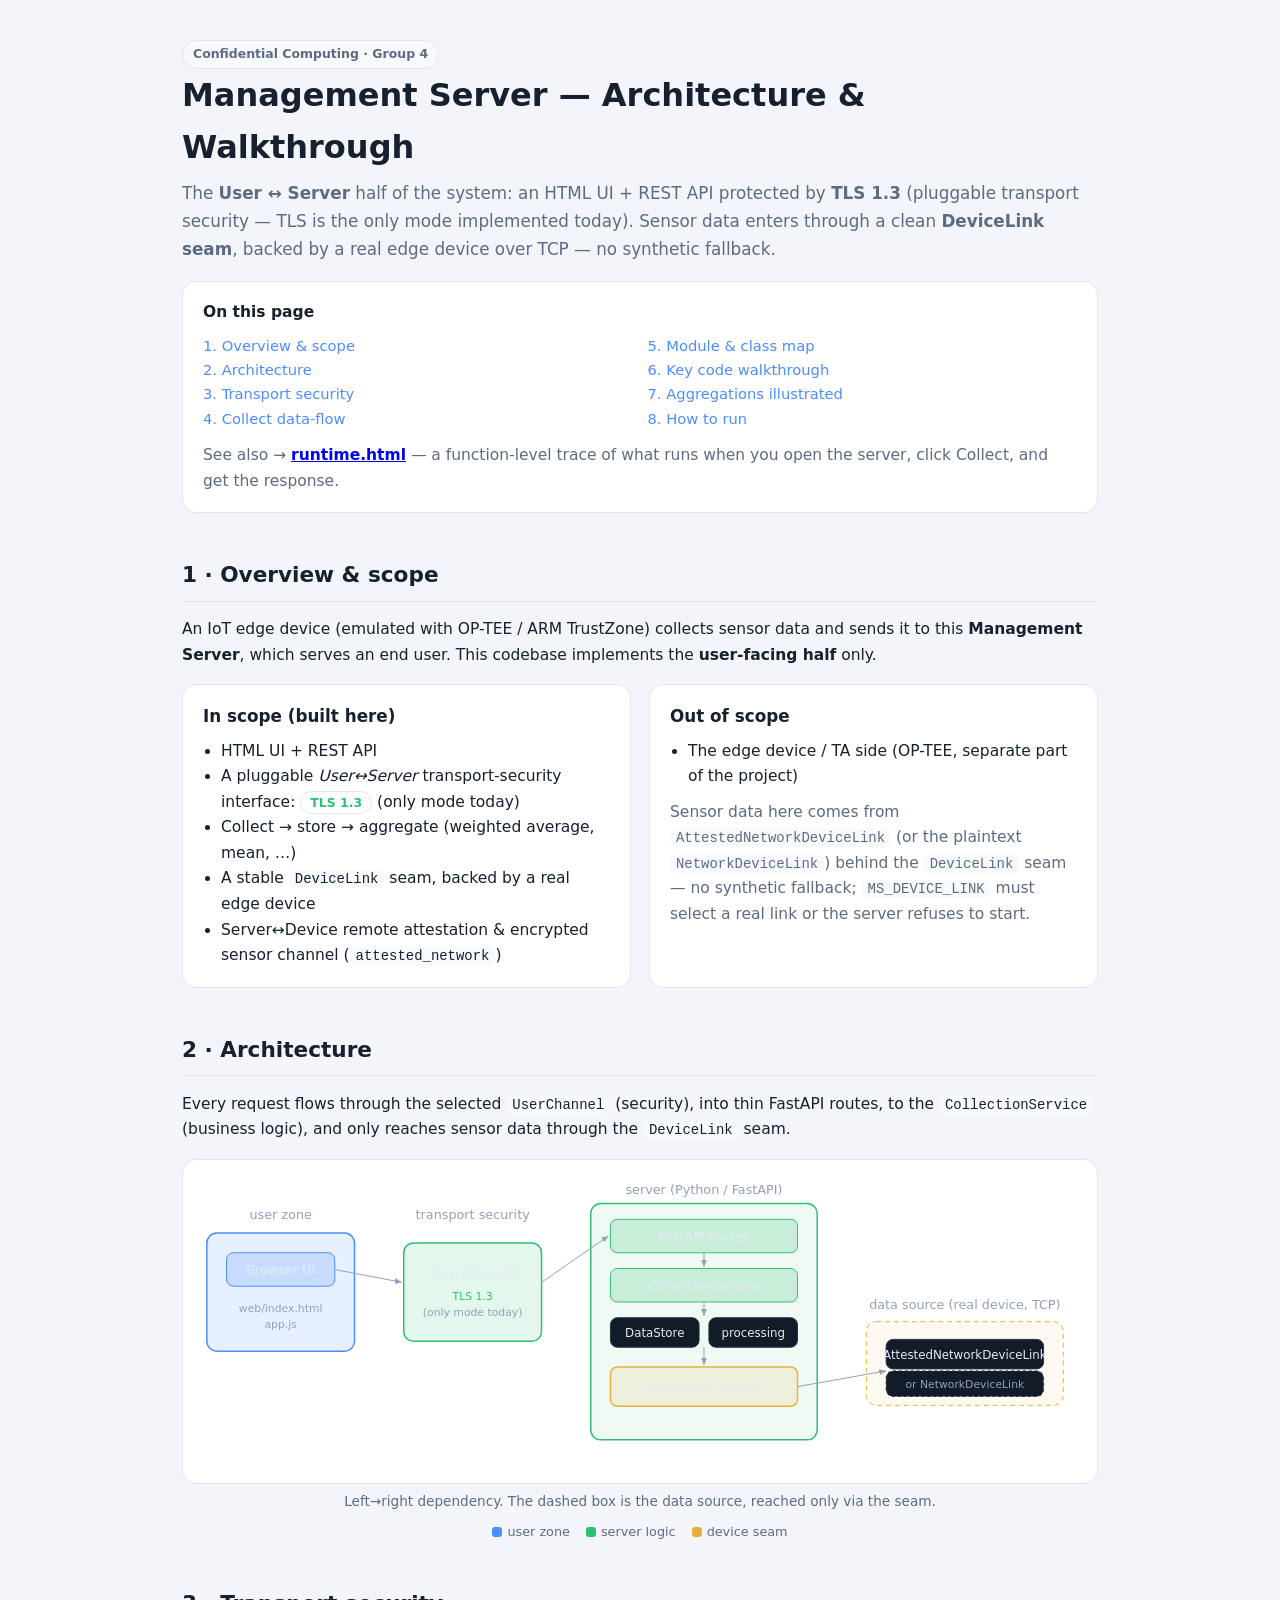
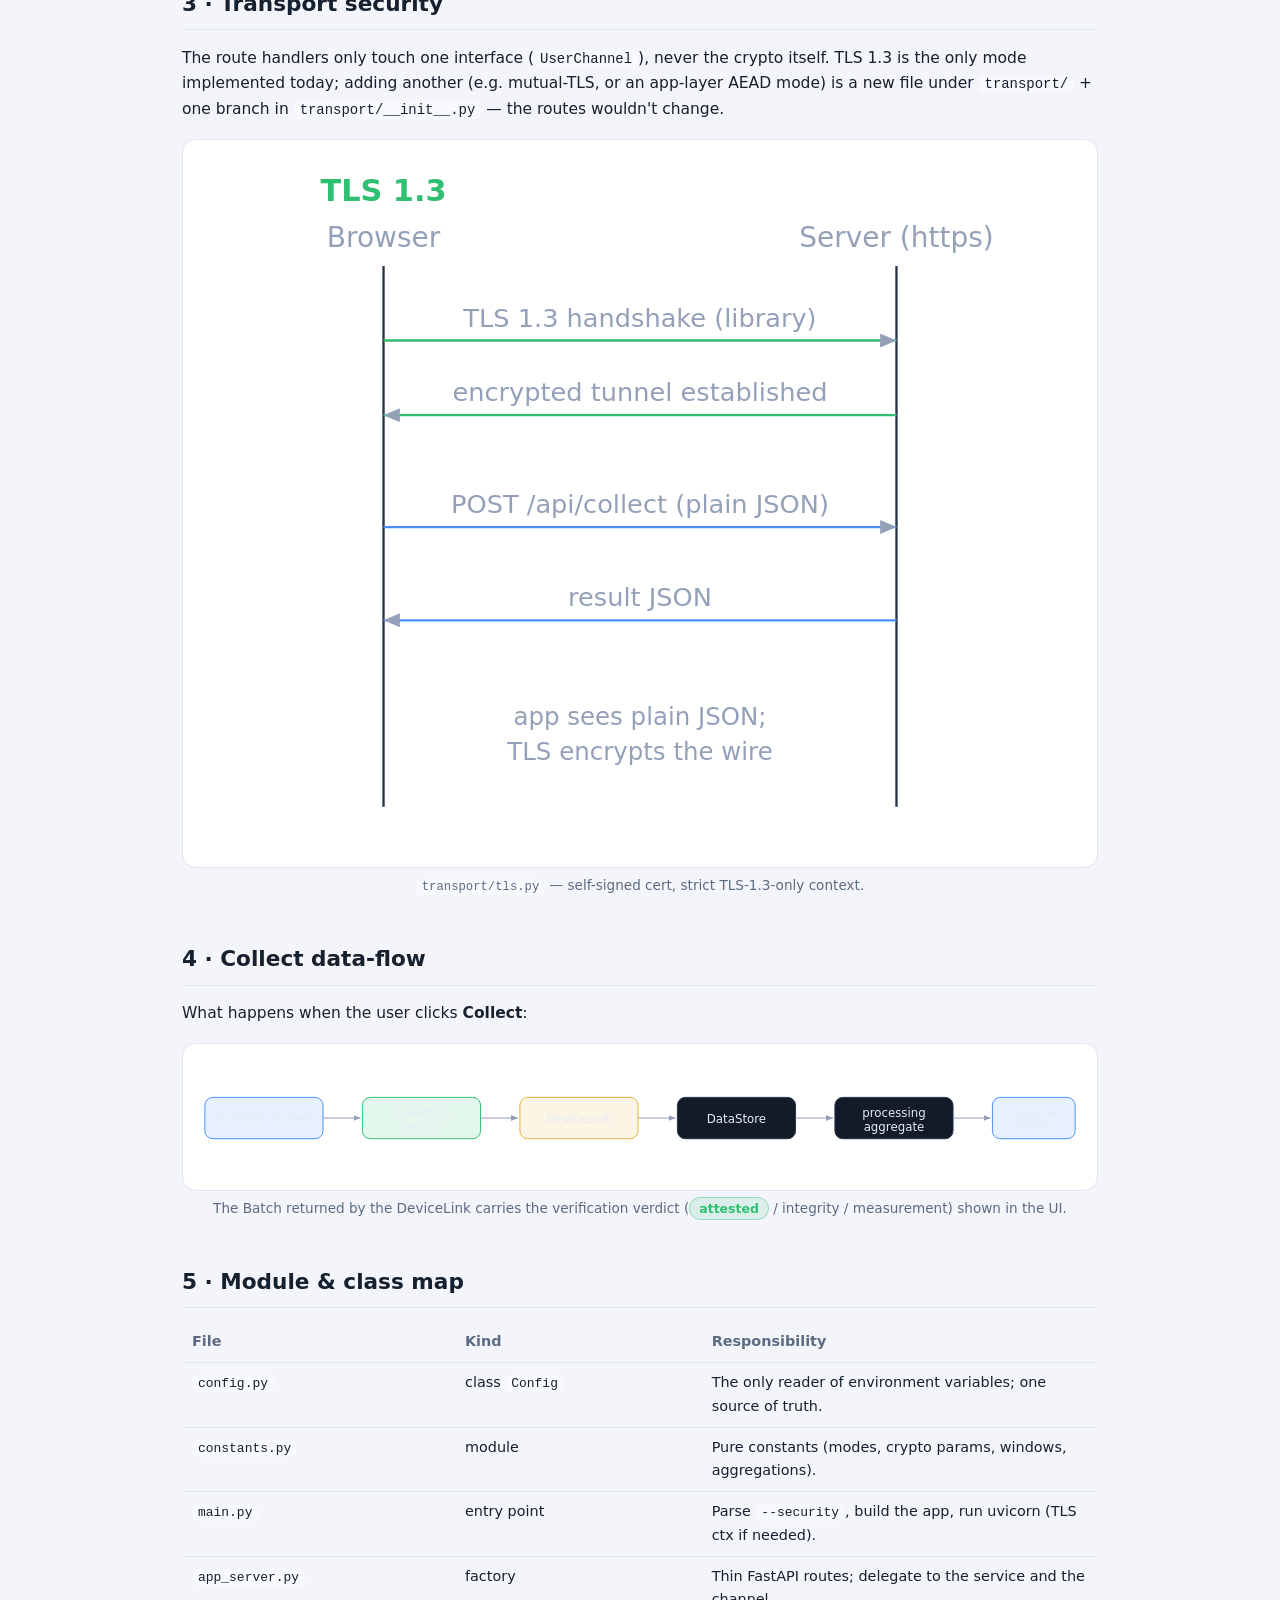
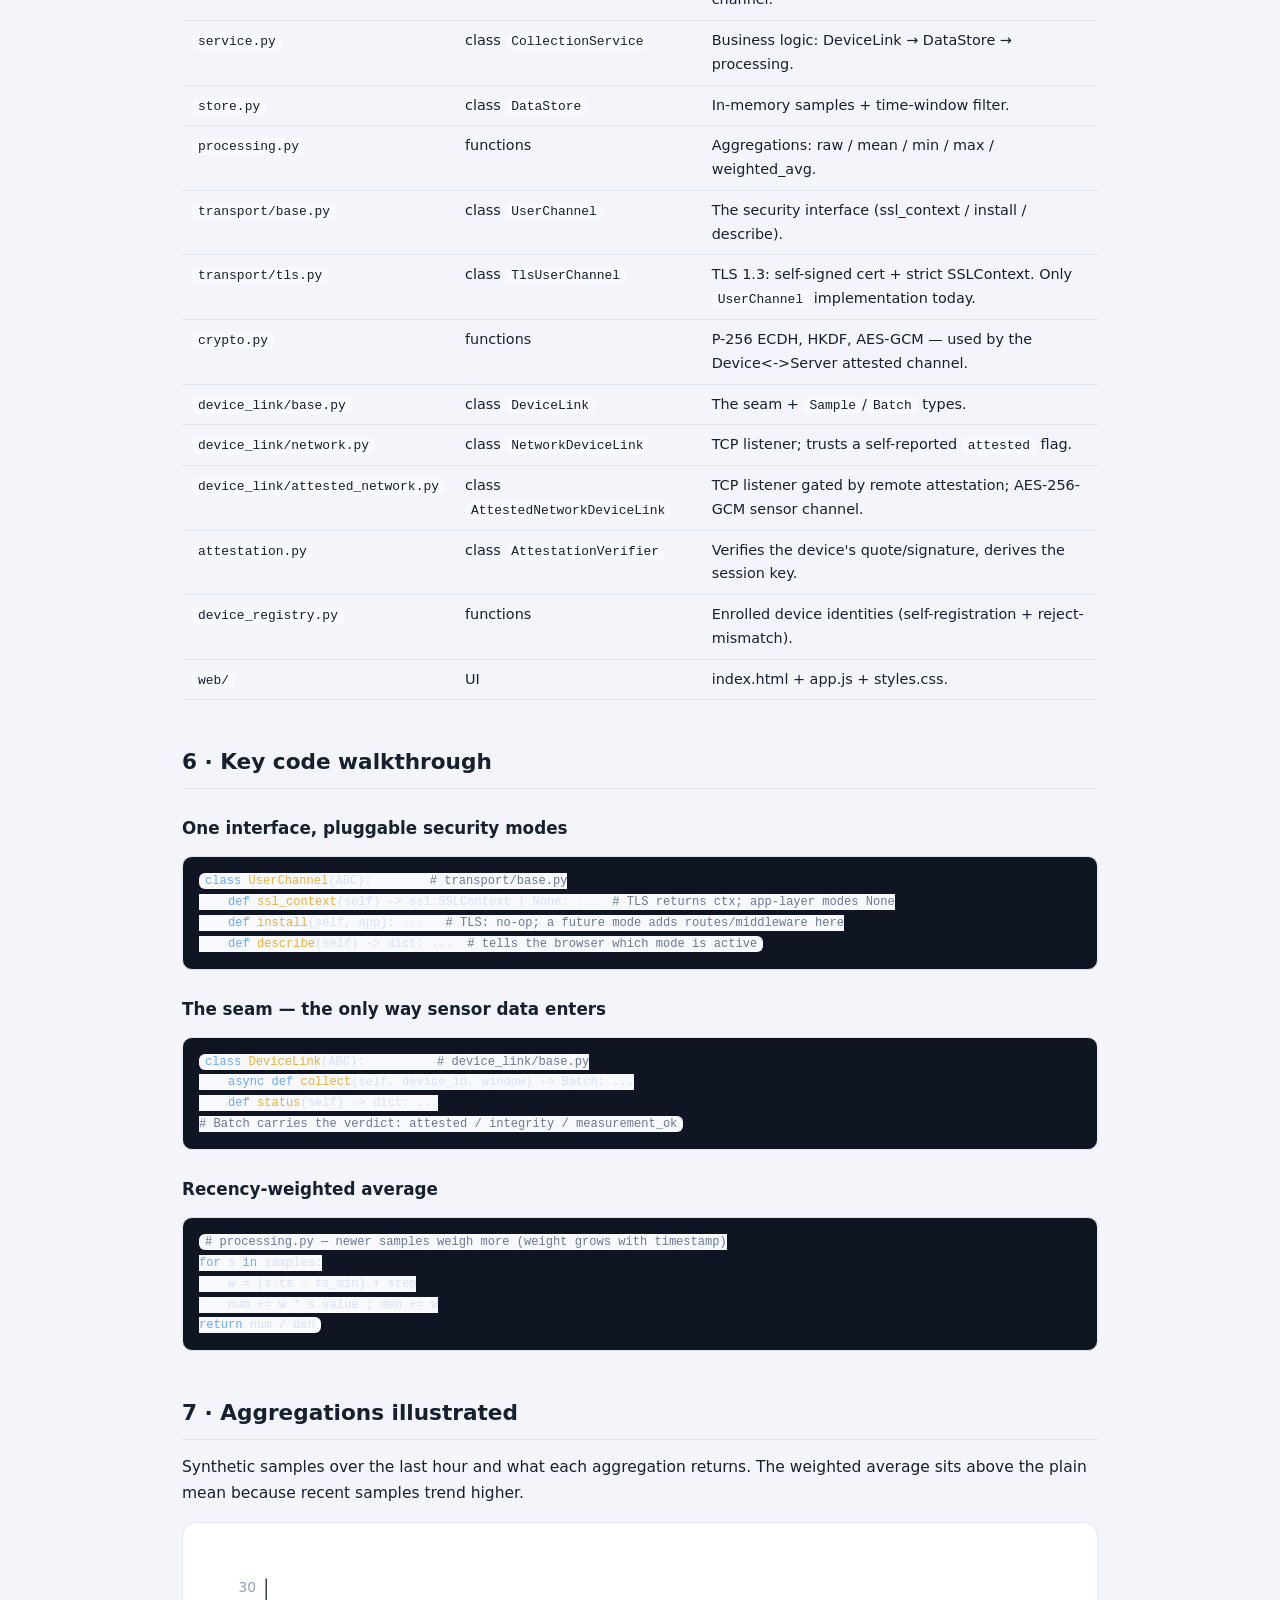
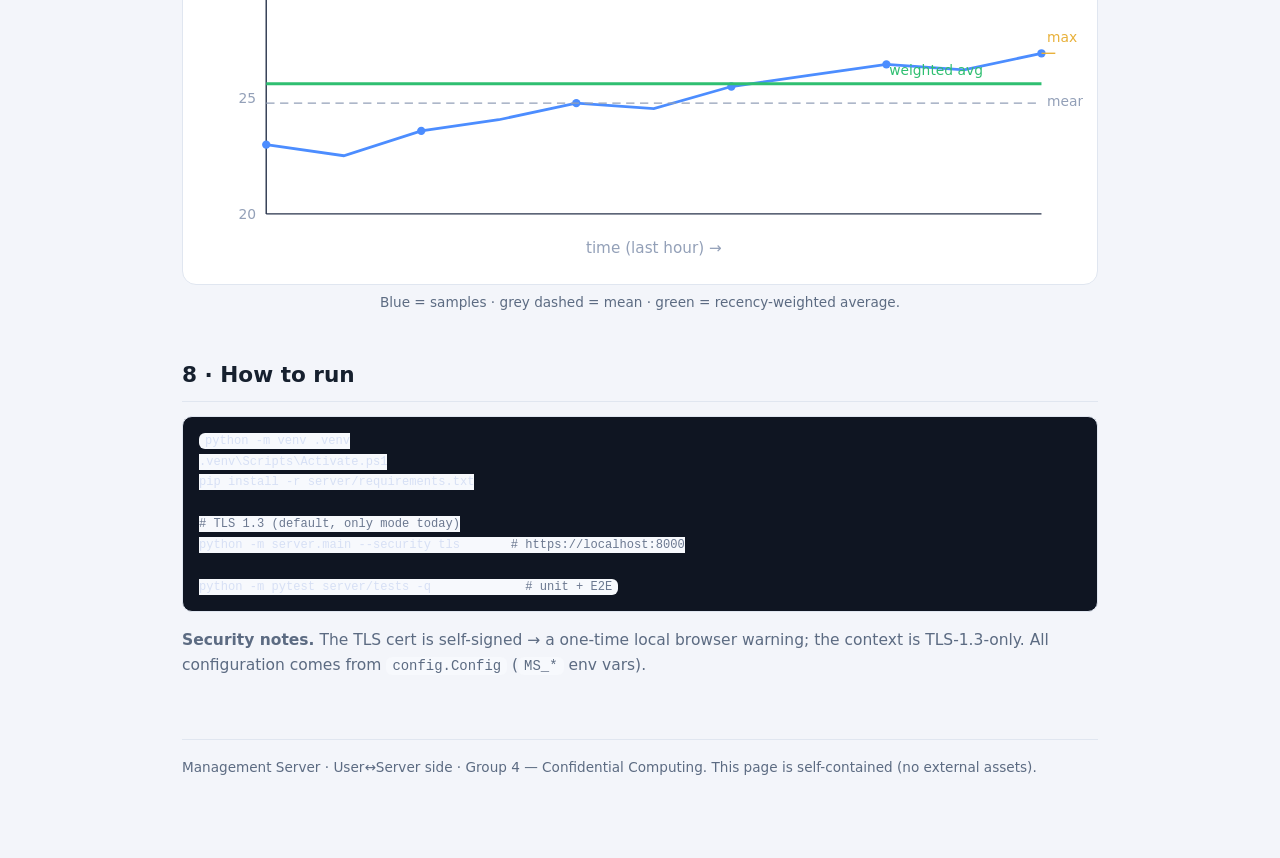
<file: CC_Server/server/docs/architecture.html>
<!DOCTYPE html>
<html lang="en">
<head>
<meta charset="utf-8" />
<meta name="viewport" content="width=device-width, initial-scale=1" />
<title>Management Server — Architecture &amp; Walkthrough</title>
<style>
  :root {
    --bg:#0f1420; --card:#1a2233; --card2:#131a28; --fg:#e6ebf5; --muted:#93a0b8;
    --accent:#4c8dff; --ok:#2fbf71; --bad:#e0556b; --amber:#e8b13b; --border:#27324a;
    --code:#0c1120;
  }
  @media (prefers-color-scheme: light) {
    :root { --bg:#f3f5fa; --card:#fff; --card2:#f7f9fd; --fg:#16202e; --muted:#5c6b82;
            --border:#e0e6f0; --code:#0f1522; }
  }
  * { box-sizing:border-box; }
  body { margin:0; background:var(--bg); color:var(--fg);
    font:15.5px/1.65 system-ui,-apple-system,"Segoe UI",Roboto,sans-serif; }
  .wrap { max-width:960px; margin:0 auto; padding:40px 22px 80px; }
  h1 { font-size:2rem; margin:0 0 6px; }
  h2 { font-size:1.35rem; margin:44px 0 14px; padding-bottom:8px; border-bottom:1px solid var(--border); }
  h3 { font-size:1.05rem; margin:26px 0 8px; }
  p.lead { color:var(--muted); font-size:1.05rem; margin-top:0; }
  .tag { display:inline-block; padding:3px 10px; border-radius:999px; font-size:.78rem;
    font-weight:600; border:1px solid var(--border); background:var(--card2); color:var(--muted); }
  .grid2 { display:grid; grid-template-columns:1fr 1fr; gap:18px; }
  @media (max-width:720px){ .grid2 { grid-template-columns:1fr; } }
  .card { background:var(--card); border:1px solid var(--border); border-radius:14px; padding:18px 20px; }
  .card h3 { margin-top:0; }
  .muted { color:var(--muted); }
  code { background:var(--card2); padding:1px 6px; border-radius:6px; font-size:.9em; }
  pre { background:var(--code); color:#d7e0f5; border:1px solid var(--border); border-radius:10px;
    padding:14px 16px; overflow-x:auto; font-size:.84rem; line-height:1.55; }
  pre .k { color:#6ea8ff; } pre .s { color:#7fd98c; } pre .c { color:#6b7890; } pre .fn { color:#e8b13b; }
  table { width:100%; border-collapse:collapse; font-size:.9rem; }
  th,td { text-align:left; padding:8px 10px; border-bottom:1px solid var(--border); vertical-align:top; }
  th { color:var(--muted); font-weight:600; }
  .chip { padding:3px 9px; border-radius:999px; font-size:.78rem; font-weight:600; border:1px solid var(--border); }
  .chip.ok{color:var(--ok);border-color:rgba(47,191,113,.4);background:rgba(47,191,113,.12);}
  .chip.tls{color:var(--ok);}
  figure { margin:16px 0; }
  figcaption { color:var(--muted); font-size:.85rem; margin-top:6px; text-align:center; }
  svg { max-width:100%; height:auto; display:block; margin:0 auto; }
  .diagram { background:var(--card); border:1px solid var(--border); border-radius:14px; padding:14px; }
  .legend { font-size:.8rem; color:var(--muted); display:flex; gap:16px; flex-wrap:wrap; justify-content:center; margin-top:8px;}
  .legend span::before{content:"";display:inline-block;width:10px;height:10px;border-radius:3px;margin-right:5px;vertical-align:middle;}
  .lg-user::before{background:#4c8dff;} .lg-app::before{background:#2fbf71;} .lg-seam::before{background:#e8b13b;}
  .toc { columns:2; font-size:.92rem; } @media(max-width:600px){.toc{columns:1;}}
  .toc a { color:var(--accent); text-decoration:none; }
  footer { margin-top:60px; color:var(--muted); font-size:.85rem; border-top:1px solid var(--border); padding-top:16px; }
  /* svg text */
  text { font-family:system-ui,sans-serif; }
</style>
</head>
<body>
<div class="wrap">

  <span class="tag">Confidential Computing · Group 4</span>
  <h1>Management Server — Architecture &amp; Walkthrough</h1>
  <p class="lead">The <strong>User&nbsp;↔&nbsp;Server</strong> half of the system: an HTML UI + REST API
  protected by <strong>TLS&nbsp;1.3</strong> (pluggable transport security — TLS is the only mode
  implemented today). Sensor data enters through a clean <strong>DeviceLink seam</strong>, backed
  by a real edge device over TCP — no synthetic fallback.</p>

  <div class="card" style="margin-top:18px">
    <strong>On this page</strong>
    <div class="toc" style="margin-top:8px">
      <a href="#overview">1. Overview &amp; scope</a><br/>
      <a href="#arch">2. Architecture</a><br/>
      <a href="#modes">3. Transport security</a><br/>
      <a href="#flow">4. Collect data-flow</a><br/>
      <a href="#map">5. Module &amp; class map</a><br/>
      <a href="#code">6. Key code walkthrough</a><br/>
      <a href="#chart">7. Aggregations illustrated</a><br/>
      <a href="#run">8. How to run</a>
    </div>
    <p class="muted" style="margin:12px 0 0">See also →
      <a href="runtime.html"><strong>runtime.html</strong></a> — a function-level trace of what
      runs when you open the server, click Collect, and get the response.</p>
  </div>

  <!-- 1 -->
  <h2 id="overview">1 · Overview &amp; scope</h2>
  <p>An IoT edge device (emulated with OP-TEE / ARM TrustZone) collects sensor data and sends it to
  this <strong>Management Server</strong>, which serves an end user. This codebase implements the
  <strong>user-facing half</strong> only.</p>
  <div class="grid2">
    <div class="card">
      <h3>In scope (built here)</h3>
      <ul style="margin:0;padding-left:18px">
        <li>HTML UI + REST API</li>
        <li>A pluggable <em>User↔Server</em> transport-security interface: <span class="chip tls">TLS 1.3</span> (only mode today)</li>
        <li>Collect → store → aggregate (weighted average, mean, …)</li>
        <li>A stable <code>DeviceLink</code> seam, backed by a real edge device</li>
        <li>Server↔Device remote attestation &amp; encrypted sensor channel (<code>attested_network</code>)</li>
      </ul>
    </div>
    <div class="card">
      <h3>Out of scope</h3>
      <ul style="margin:0;padding-left:18px">
        <li>The edge device / TA side (OP-TEE, separate part of the project)</li>
      </ul>
      <p class="muted" style="margin:10px 0 0">Sensor data here comes from
      <code>AttestedNetworkDeviceLink</code> (or the plaintext <code>NetworkDeviceLink</code>)
      behind the <code>DeviceLink</code> seam — no synthetic fallback; <code>MS_DEVICE_LINK</code>
      must select a real link or the server refuses to start.</p>
    </div>
  </div>

  <!-- 2 -->
  <h2 id="arch">2 · Architecture</h2>
  <p>Every request flows through the selected <code>UserChannel</code> (security), into thin FastAPI
  routes, to the <code>CollectionService</code> (business logic), and only reaches sensor data through
  the <code>DeviceLink</code> seam.</p>
  <figure>
    <div class="diagram">
    <svg viewBox="0 0 900 300" role="img" aria-label="Architecture diagram">
      <defs>
        <marker id="ah" markerWidth="9" markerHeight="9" refX="7" refY="3" orient="auto">
          <path d="M0,0 L7,3 L0,6 Z" fill="#93a0b8"/>
        </marker>
      </defs>
      <!-- user zone -->
      <rect x="10" y="60" width="150" height="120" rx="10" fill="#4c8dff22" stroke="#4c8dff" stroke-width="1.5"/>
      <text x="85" y="46" text-anchor="middle" fill="#93a0b8" font-size="13">user zone</text>
      <rect x="30" y="80" width="110" height="34" rx="7" fill="#4c8dff33" stroke="#4c8dff"/>
      <text x="85" y="102" text-anchor="middle" fill="#e6ebf5" font-size="13">Browser UI</text>
      <text x="85" y="140" text-anchor="middle" fill="#93a0b8" font-size="11">web/index.html</text>
      <text x="85" y="156" text-anchor="middle" fill="#93a0b8" font-size="11">app.js</text>

      <!-- channel -->
      <rect x="210" y="70" width="140" height="100" rx="10" fill="#2fbf7122" stroke="#2fbf71" stroke-width="1.5"/>
      <text x="280" y="46" text-anchor="middle" fill="#93a0b8" font-size="13">transport security</text>
      <text x="280" y="108" text-anchor="middle" fill="#e6ebf5" font-size="13">UserChannel</text>
      <text x="280" y="128" text-anchor="middle" fill="#2fbf71" font-size="11">TLS 1.3</text>
      <text x="280" y="144" text-anchor="middle" fill="#93a0b8" font-size="11">(only mode today)</text>

      <!-- app zone -->
      <rect x="400" y="30" width="230" height="240" rx="10" fill="#2fbf7115" stroke="#2fbf71" stroke-width="1.5"/>
      <text x="515" y="20" text-anchor="middle" fill="#93a0b8" font-size="13">server (Python / FastAPI)</text>
      <rect x="420" y="46" width="190" height="34" rx="7" fill="#2fbf7133" stroke="#2fbf71"/>
      <text x="515" y="68" text-anchor="middle" fill="#e6ebf5" font-size="13">FastAPI routes</text>
      <rect x="420" y="96" width="190" height="34" rx="7" fill="#2fbf7133" stroke="#2fbf71"/>
      <text x="515" y="118" text-anchor="middle" fill="#e6ebf5" font-size="13">CollectionService</text>
      <rect x="420" y="146" width="90" height="30" rx="7" fill="#131a28" stroke="#27324a"/>
      <text x="465" y="166" text-anchor="middle" fill="#e6ebf5" font-size="12">DataStore</text>
      <rect x="520" y="146" width="90" height="30" rx="7" fill="#131a28" stroke="#27324a"/>
      <text x="565" y="166" text-anchor="middle" fill="#e6ebf5" font-size="12">processing</text>
      <rect x="420" y="196" width="190" height="40" rx="7" fill="#e8b13b22" stroke="#e8b13b" stroke-width="1.5"/>
      <text x="515" y="220" text-anchor="middle" fill="#e6ebf5" font-size="13">DeviceLink (seam)</text>

      <!-- data source zone -->
      <rect x="680" y="150" width="200" height="85" rx="10" fill="#e8b13b12" stroke="#e8b13b" stroke-dasharray="5 4"/>
      <text x="780" y="137" text-anchor="middle" fill="#93a0b8" font-size="13">data source (real device, TCP)</text>
      <rect x="700" y="168" width="160" height="30" rx="7" fill="#131a28" stroke="#27324a"/>
      <text x="780" y="188" text-anchor="middle" fill="#e6ebf5" font-size="12">AttestedNetworkDeviceLink</text>
      <rect x="700" y="200" width="160" height="26" rx="7" fill="#131a28" stroke="#27324a" stroke-dasharray="3 3"/>
      <text x="780" y="217" text-anchor="middle" fill="#93a0b8" font-size="11">or NetworkDeviceLink</text>

      <!-- arrows -->
      <line x1="140" y1="97" x2="208" y2="110" stroke="#93a0b8" marker-end="url(#ah)"/>
      <line x1="350" y1="110" x2="418" y2="63" stroke="#93a0b8" marker-end="url(#ah)"/>
      <line x1="515" y1="80" x2="515" y2="94" stroke="#93a0b8" marker-end="url(#ah)"/>
      <line x1="515" y1="130" x2="515" y2="144" stroke="#93a0b8" marker-end="url(#ah)"/>
      <line x1="515" y1="176" x2="515" y2="194" stroke="#93a0b8" marker-end="url(#ah)"/>
      <line x1="610" y1="216" x2="700" y2="200" stroke="#93a0b8" marker-end="url(#ah)"/>
    </svg>
    </div>
    <figcaption>Left→right dependency. The dashed box is the data source, reached only via the seam.</figcaption>
    <div class="legend"><span class="lg-user">user zone</span><span class="lg-app">server logic</span><span class="lg-seam">device seam</span></div>
  </figure>

  <!-- 3 -->
  <h2 id="modes">3 · Transport security</h2>
  <p>The route handlers only touch one interface (<code>UserChannel</code>), never the crypto
  itself. TLS 1.3 is the only mode implemented today; adding another (e.g. mutual-TLS, or an
  app-layer AEAD mode) is a new file under <code>transport/</code> + one branch in
  <code>transport/__init__.py</code> — the routes wouldn't change.</p>
  <figure>
    <div class="diagram">
    <svg viewBox="0 0 380 300" role="img" aria-label="TLS mode sequence">
      <text x="80" y="20" text-anchor="middle" fill="#2fbf71" font-size="13" font-weight="700">TLS 1.3</text>
      <text x="80" y="40" text-anchor="middle" fill="#93a0b8" font-size="12">Browser</text>
      <text x="300" y="40" text-anchor="middle" fill="#93a0b8" font-size="12">Server (https)</text>
      <line x1="80" y1="48" x2="80" y2="280" stroke="#27324a"/>
      <line x1="300" y1="48" x2="300" y2="280" stroke="#27324a"/>
      <line x1="80" y1="80" x2="300" y2="80" stroke="#2fbf71" marker-end="url(#ah)"/>
      <text x="190" y="74" text-anchor="middle" fill="#93a0b8" font-size="11">TLS 1.3 handshake (library)</text>
      <line x1="300" y1="112" x2="80" y2="112" stroke="#2fbf71" marker-end="url(#ah)"/>
      <text x="190" y="106" text-anchor="middle" fill="#93a0b8" font-size="11">encrypted tunnel established</text>
      <line x1="80" y1="160" x2="300" y2="160" stroke="#4c8dff" marker-end="url(#ah)"/>
      <text x="190" y="154" text-anchor="middle" fill="#93a0b8" font-size="11">POST /api/collect (plain JSON)</text>
      <line x1="300" y1="200" x2="80" y2="200" stroke="#4c8dff" marker-end="url(#ah)"/>
      <text x="190" y="194" text-anchor="middle" fill="#93a0b8" font-size="11">result JSON</text>
      <text x="190" y="245" text-anchor="middle" fill="#93a0b8" font-size="10.5">app sees plain JSON;</text>
      <text x="190" y="260" text-anchor="middle" fill="#93a0b8" font-size="10.5">TLS encrypts the wire</text>
    </svg>
    </div>
    <figcaption><code>transport/tls.py</code> — self-signed cert, strict TLS-1.3-only context.</figcaption>
  </figure>

  <!-- 4 -->
  <h2 id="flow">4 · Collect data-flow</h2>
  <p>What happens when the user clicks <strong>Collect</strong>:</p>
  <figure>
    <div class="diagram">
    <svg viewBox="0 0 900 120" role="img" aria-label="Collect data-flow">
      <defs>
        <marker id="ah2" markerWidth="9" markerHeight="9" refX="7" refY="3" orient="auto"><path d="M0,0 L7,3 L0,6 Z" fill="#93a0b8"/></marker>
      </defs>
      <g font-size="12" fill="#e6ebf5">
        <rect x="8"   y="40" width="120" height="42" rx="8" fill="#4c8dff22" stroke="#4c8dff"/><text x="68"  y="66" text-anchor="middle">UI: POST /collect</text>
        <rect x="168" y="40" width="120" height="42" rx="8" fill="#2fbf7122" stroke="#2fbf71"/><text x="228" y="60" text-anchor="middle">Collection</text><text x="228" y="74" text-anchor="middle">Service</text>
        <rect x="328" y="40" width="120" height="42" rx="8" fill="#e8b13b22" stroke="#e8b13b"/><text x="388" y="66" text-anchor="middle">DeviceLink</text>
        <rect x="488" y="40" width="120" height="42" rx="8" fill="#131a28" stroke="#27324a"/><text x="548" y="66" text-anchor="middle">DataStore</text>
        <rect x="648" y="40" width="120" height="42" rx="8" fill="#131a28" stroke="#27324a"/><text x="708" y="60" text-anchor="middle">processing</text><text x="708" y="74" text-anchor="middle">aggregate</text>
        <rect x="808" y="40" width="84" height="42" rx="8" fill="#4c8dff22" stroke="#4c8dff"/><text x="850" y="60" text-anchor="middle">result +</text><text x="850" y="74" text-anchor="middle">verdict</text>
      </g>
      <g stroke="#93a0b8" marker-end="url(#ah2)">
        <line x1="128" y1="61" x2="166" y2="61"/><line x1="288" y1="61" x2="326" y2="61"/>
        <line x1="448" y1="61" x2="486" y2="61"/><line x1="608" y1="61" x2="646" y2="61"/>
        <line x1="768" y1="61" x2="806" y2="61"/>
      </g>
    </svg>
    </div>
    <figcaption>The Batch returned by the DeviceLink carries the verification verdict
    (<span class="chip ok">attested</span> / integrity / measurement) shown in the UI.</figcaption>
  </figure>

  <!-- 5 -->
  <h2 id="map">5 · Module &amp; class map</h2>
  <table>
    <tr><th>File</th><th>Kind</th><th>Responsibility</th></tr>
    <tr><td><code>config.py</code></td><td>class <code>Config</code></td><td>The only reader of environment variables; one source of truth.</td></tr>
    <tr><td><code>constants.py</code></td><td>module</td><td>Pure constants (modes, crypto params, windows, aggregations).</td></tr>
    <tr><td><code>main.py</code></td><td>entry point</td><td>Parse <code>--security</code>, build the app, run uvicorn (TLS ctx if needed).</td></tr>
    <tr><td><code>app_server.py</code></td><td>factory</td><td>Thin FastAPI routes; delegate to the service and the channel.</td></tr>
    <tr><td><code>service.py</code></td><td>class <code>CollectionService</code></td><td>Business logic: DeviceLink → DataStore → processing.</td></tr>
    <tr><td><code>store.py</code></td><td>class <code>DataStore</code></td><td>In-memory samples + time-window filter.</td></tr>
    <tr><td><code>processing.py</code></td><td>functions</td><td>Aggregations: raw / mean / min / max / weighted_avg.</td></tr>
    <tr><td><code>transport/base.py</code></td><td>class <code>UserChannel</code></td><td>The security interface (ssl_context / install / describe).</td></tr>
    <tr><td><code>transport/tls.py</code></td><td>class <code>TlsUserChannel</code></td><td>TLS 1.3: self-signed cert + strict SSLContext. Only <code>UserChannel</code> implementation today.</td></tr>
    <tr><td><code>crypto.py</code></td><td>functions</td><td>P-256 ECDH, HKDF, AES-GCM — used by the Device&lt;-&gt;Server attested channel.</td></tr>
    <tr><td><code>device_link/base.py</code></td><td>class <code>DeviceLink</code></td><td>The seam + <code>Sample</code>/<code>Batch</code> types.</td></tr>
    <tr><td><code>device_link/network.py</code></td><td>class <code>NetworkDeviceLink</code></td><td>TCP listener; trusts a self-reported <code>attested</code> flag.</td></tr>
    <tr><td><code>device_link/attested_network.py</code></td><td>class <code>AttestedNetworkDeviceLink</code></td><td>TCP listener gated by remote attestation; AES-256-GCM sensor channel.</td></tr>
    <tr><td><code>attestation.py</code></td><td>class <code>AttestationVerifier</code></td><td>Verifies the device's quote/signature, derives the session key.</td></tr>
    <tr><td><code>device_registry.py</code></td><td>functions</td><td>Enrolled device identities (self-registration + reject-mismatch).</td></tr>
    <tr><td><code>web/</code></td><td>UI</td><td>index.html + app.js + styles.css.</td></tr>
  </table>

  <!-- 6 -->
  <h2 id="code">6 · Key code walkthrough</h2>

  <h3>One interface, pluggable security modes</h3>
  <pre><code><span class="k">class</span> <span class="fn">UserChannel</span>(ABC):        <span class="c"># transport/base.py</span>
    <span class="k">def</span> <span class="fn">ssl_context</span>(self) -> ssl.SSLContext | None: ...  <span class="c"># TLS returns ctx; app-layer modes None</span>
    <span class="k">def</span> <span class="fn">install</span>(self, app): ...   <span class="c"># TLS: no-op; a future mode adds routes/middleware here</span>
    <span class="k">def</span> <span class="fn">describe</span>(self) -> dict: ...  <span class="c"># tells the browser which mode is active</span></code></pre>

  <h3>The seam — the only way sensor data enters</h3>
  <pre><code><span class="k">class</span> <span class="fn">DeviceLink</span>(ABC):          <span class="c"># device_link/base.py</span>
    <span class="k">async def</span> <span class="fn">collect</span>(self, device_id, window) -> Batch: ...
    <span class="k">def</span> <span class="fn">status</span>(self) -> dict: ...
<span class="c"># Batch carries the verdict: attested / integrity / measurement_ok</span></code></pre>

  <h3>Recency-weighted average</h3>
  <pre><code><span class="c"># processing.py — newer samples weigh more (weight grows with timestamp)</span>
<span class="k">for</span> s <span class="k">in</span> samples:
    w = (s.ts - ts_min) + step
    num += w * s.value ; den += w
<span class="k">return</span> num / den</code></pre>

  <!-- 7 -->
  <h2 id="chart">7 · Aggregations illustrated</h2>
  <p>Synthetic samples over the last hour and what each aggregation returns. The weighted average sits
  above the plain mean because recent samples trend higher.</p>
  <figure>
    <div class="diagram">
    <svg viewBox="0 0 640 240" role="img" aria-label="Sample data with aggregations">
      <!-- axes -->
      <line x1="50" y1="200" x2="610" y2="200" stroke="#27324a"/>
      <line x1="50" y1="30" x2="50" y2="200" stroke="#27324a"/>
      <text x="30" y="204" fill="#93a0b8" font-size="10">20</text>
      <text x="30" y="120" fill="#93a0b8" font-size="10">25</text>
      <text x="30" y="40"  fill="#93a0b8" font-size="10">30</text>
      <text x="330" y="228" fill="#93a0b8" font-size="11" text-anchor="middle">time (last hour) →</text>
      <!-- sample polyline (values rising with noise) -->
      <polyline fill="none" stroke="#4c8dff" stroke-width="2"
        points="50,150 106,158 162,140 218,132 274,120 330,124 386,108 442,100 498,92 554,96 610,84"/>
      <!-- points -->
      <g fill="#4c8dff">
        <circle cx="50" cy="150" r="3"/><circle cx="162" cy="140" r="3"/><circle cx="274" cy="120" r="3"/>
        <circle cx="386" cy="108" r="3"/><circle cx="498" cy="92" r="3"/><circle cx="610" cy="84" r="3"/>
      </g>
      <!-- mean line -->
      <line x1="50" y1="120" x2="610" y2="120" stroke="#93a0b8" stroke-dasharray="6 4"/>
      <text x="614" y="122" fill="#93a0b8" font-size="10">mean</text>
      <!-- weighted avg line (higher = lower y) -->
      <line x1="50" y1="106" x2="610" y2="106" stroke="#2fbf71" stroke-width="2"/>
      <text x="500" y="100" fill="#2fbf71" font-size="10">weighted avg</text>
      <!-- min/max ticks -->
      <line x1="610" y1="84" x2="620" y2="84" stroke="#e8b13b"/><text x="614" y="76" fill="#e8b13b" font-size="10">max</text>
    </svg>
    </div>
    <figcaption>Blue = samples · grey dashed = mean · green = recency-weighted average.</figcaption>
  </figure>

  <!-- 8 -->
  <h2 id="run">8 · How to run</h2>
  <pre><code>python -m venv .venv
.venv\Scripts\Activate.ps1
pip install -r server/requirements.txt

<span class="c"># TLS 1.3 (default, only mode today)</span>
python -m server.main --security tls       <span class="c"># https://localhost:8000</span>

python -m pytest server/tests -q             <span class="c"># unit + E2E</span></code></pre>
  <p class="muted"><strong>Security notes.</strong> The TLS cert is self-signed → a one-time local browser
  warning; the context is TLS-1.3-only. All configuration comes from <code>config.Config</code>
  (<code>MS_*</code> env vars).</p>

  <footer>
    Management Server · User↔Server side · Group 4 — Confidential Computing.
    This page is self-contained (no external assets).
  </footer>
</div>
</body>
</html>
</file>
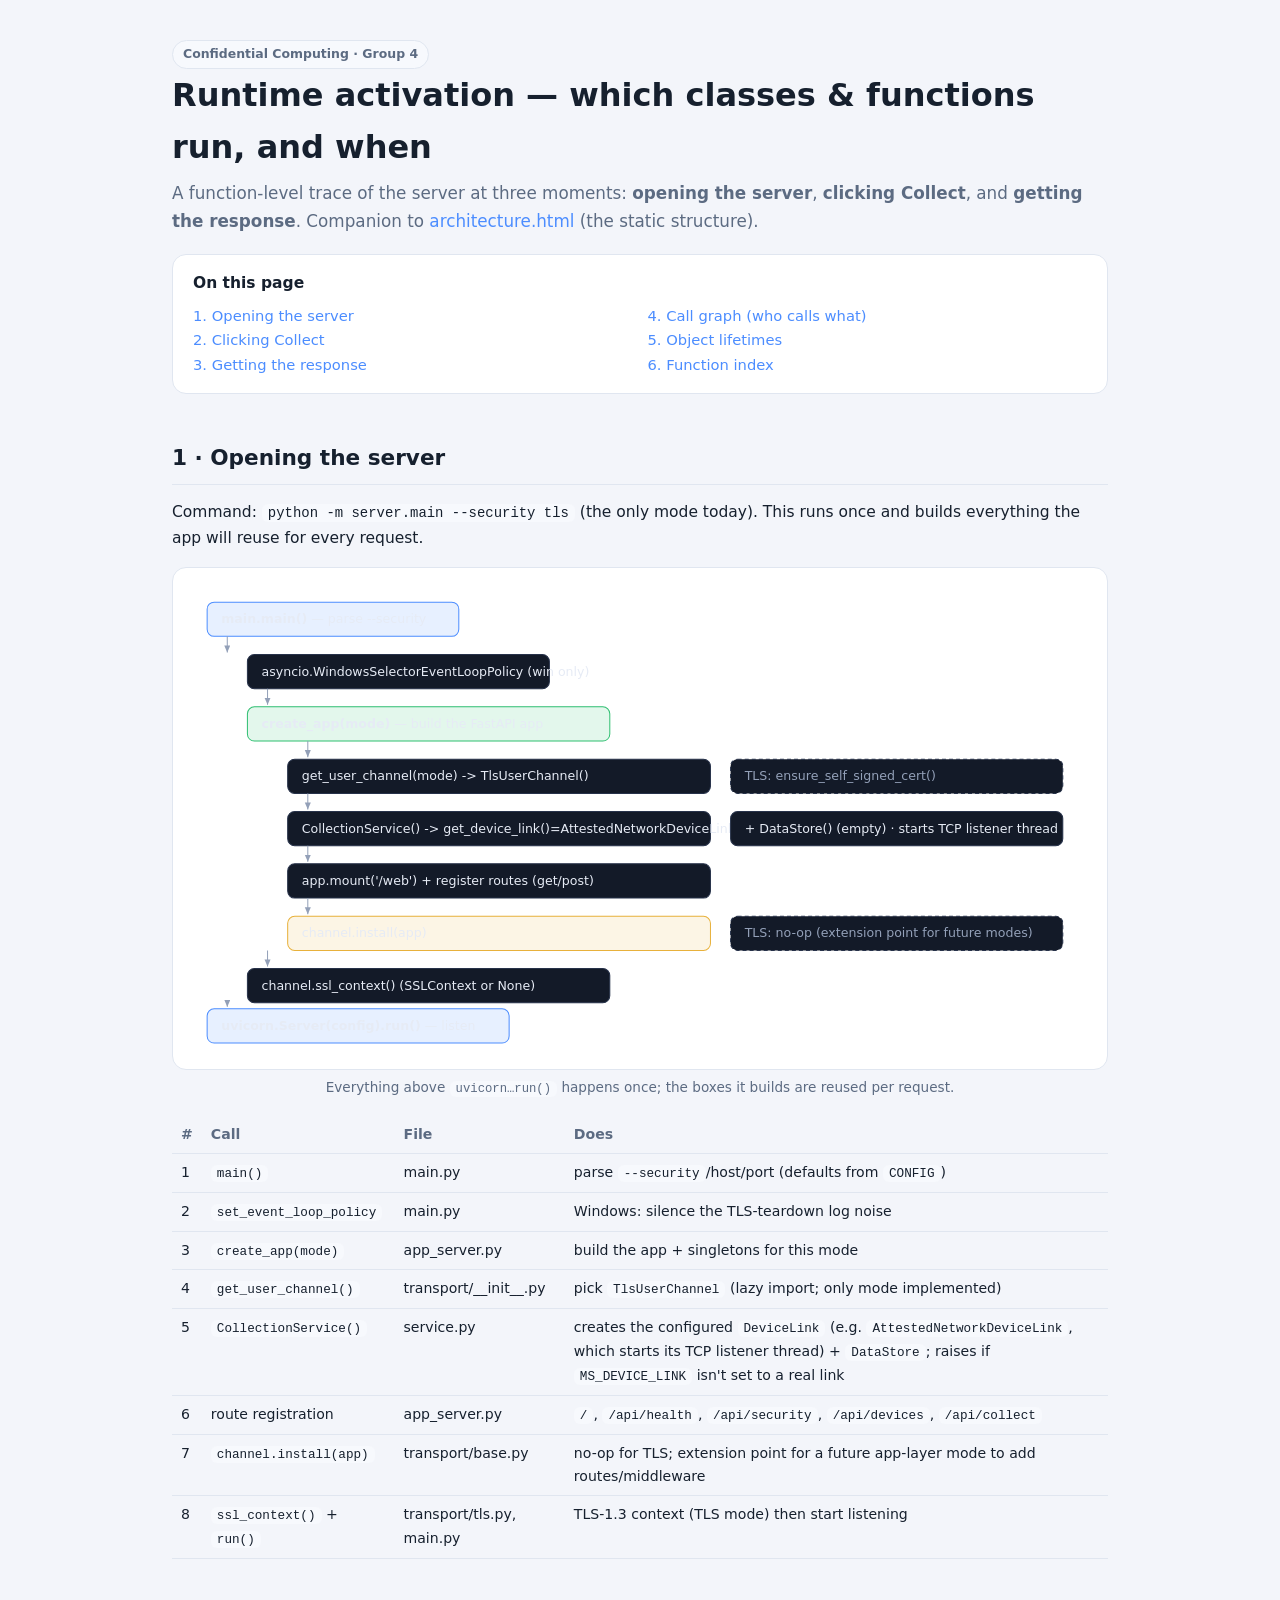
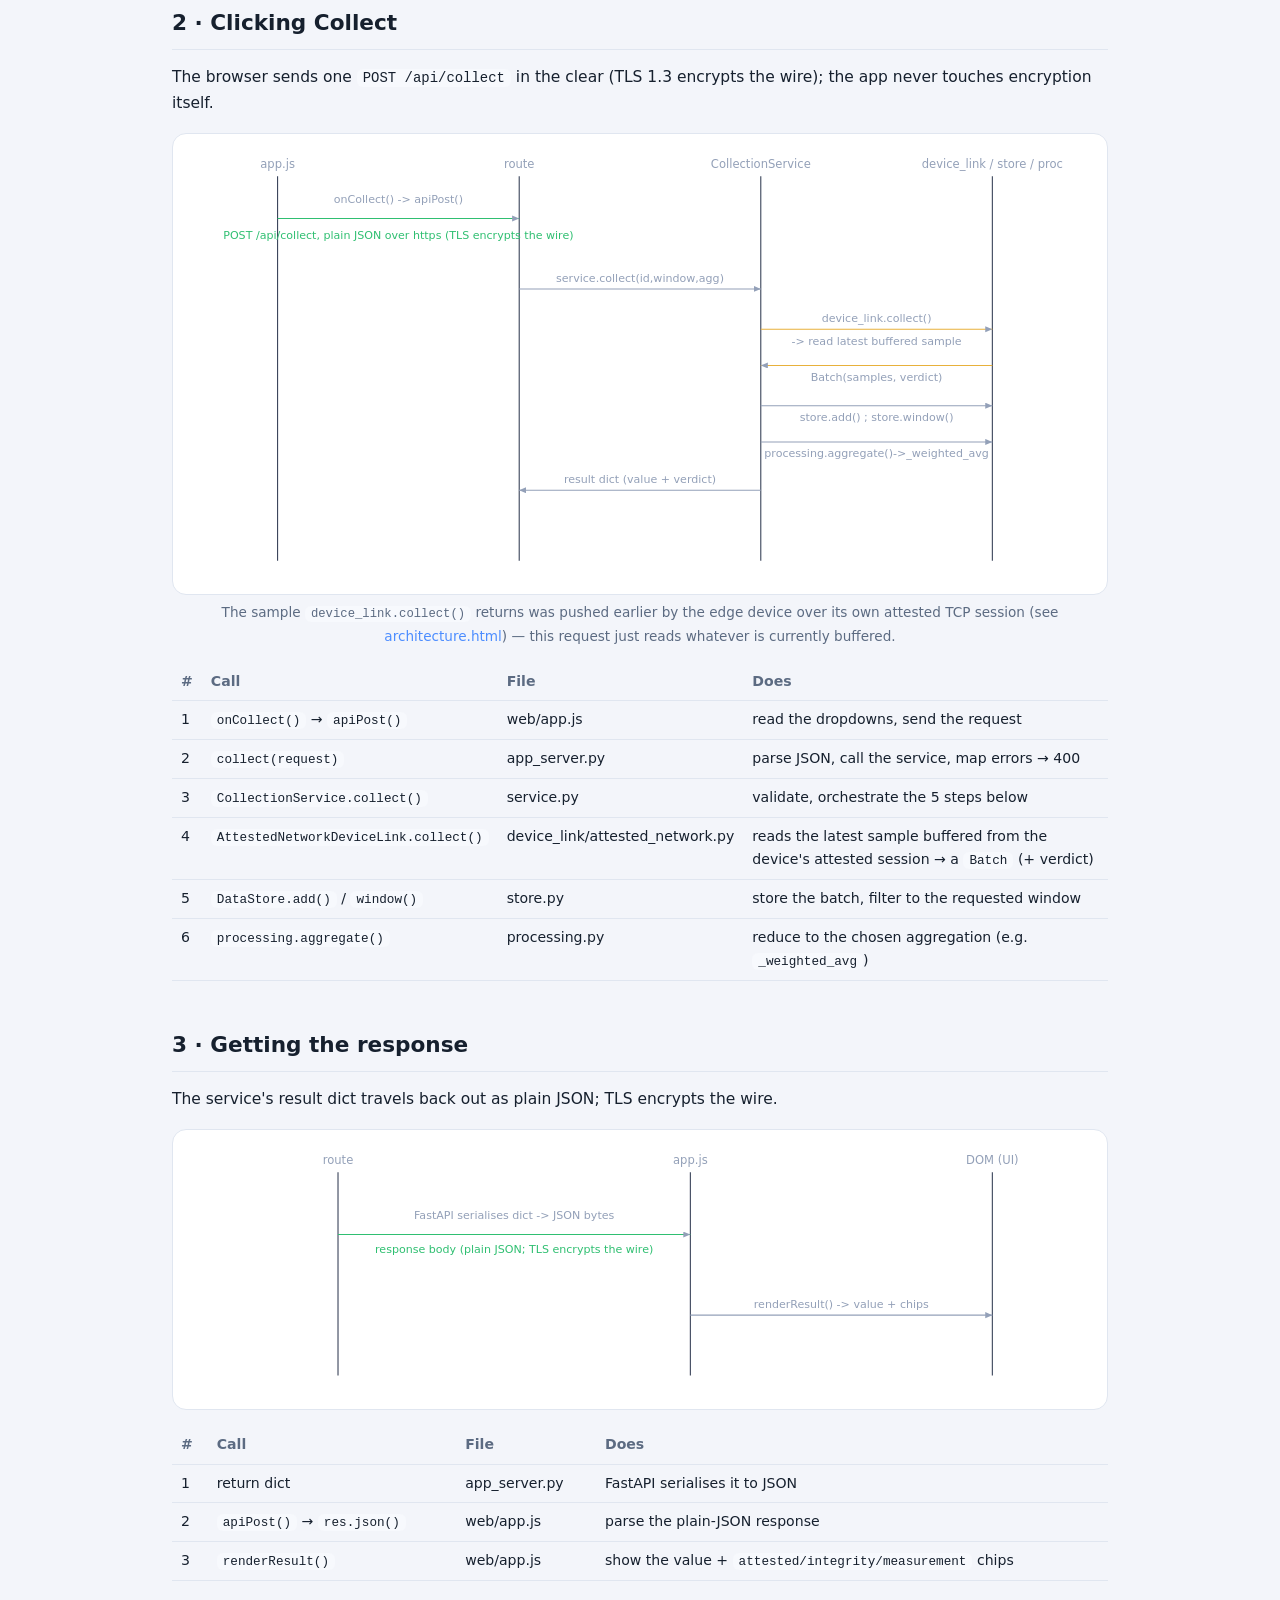
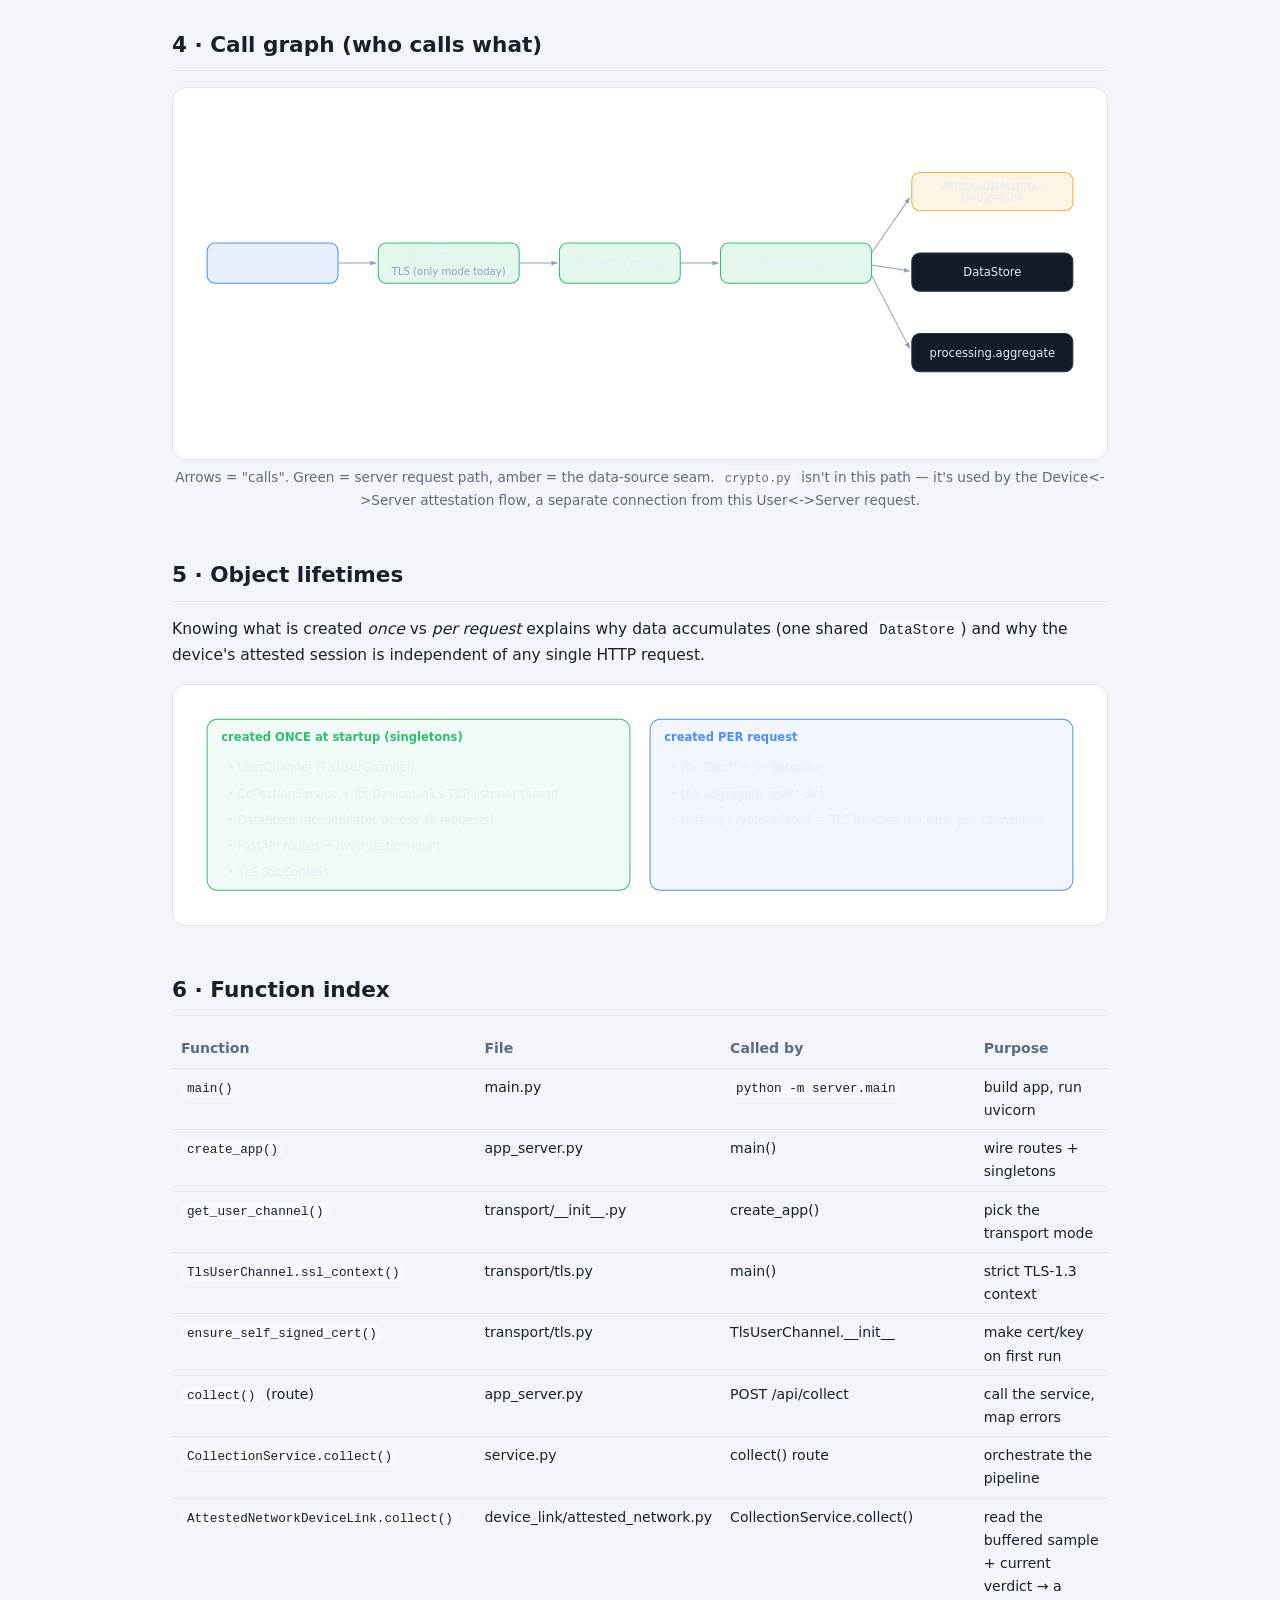
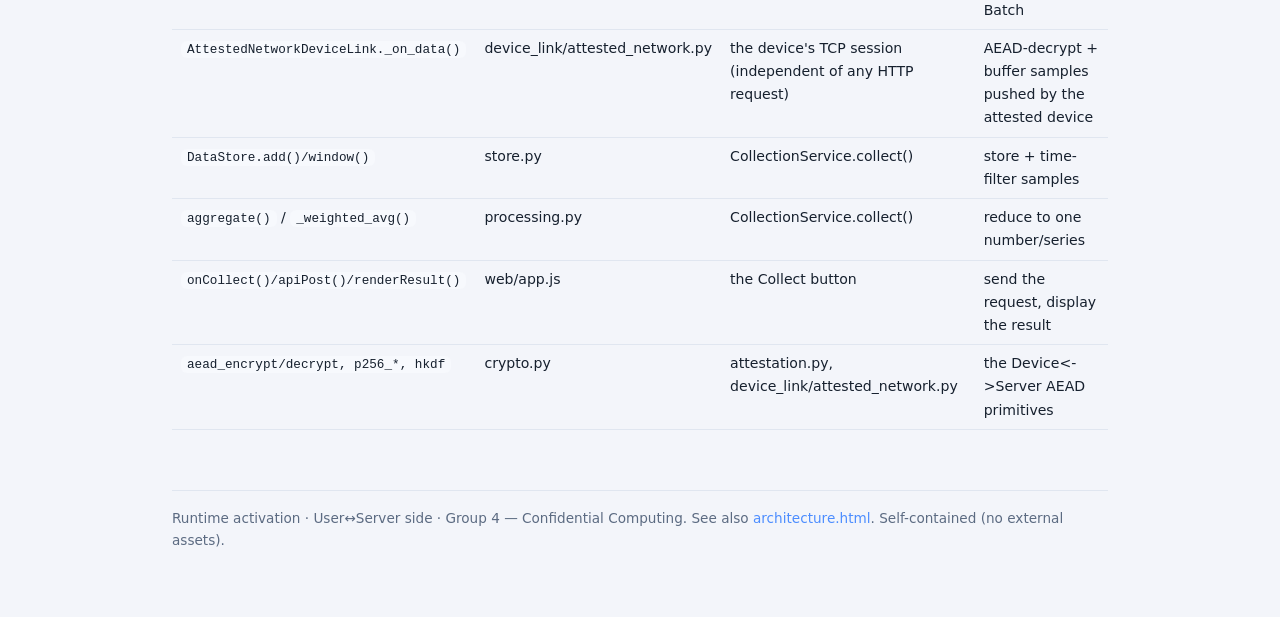
<file: CC_Server/server/docs/runtime.html>
<!DOCTYPE html>
<html lang="en">
<head>
<meta charset="utf-8" />
<meta name="viewport" content="width=device-width, initial-scale=1" />
<title>Management Server — Runtime Activation (classes &amp; functions)</title>
<style>
  :root {
    --bg:#0f1420; --card:#1a2233; --card2:#131a28; --fg:#e6ebf5; --muted:#93a0b8;
    --accent:#4c8dff; --ok:#2fbf71; --bad:#e0556b; --amber:#e8b13b; --border:#27324a;
    --code:#0c1120;
  }
  @media (prefers-color-scheme: light) {
    :root { --bg:#f3f5fa; --card:#fff; --card2:#f7f9fd; --fg:#16202e; --muted:#5c6b82;
            --border:#e0e6f0; --code:#0f1522; }
  }
  * { box-sizing:border-box; }
  body { margin:0; background:var(--bg); color:var(--fg);
    font:15.5px/1.65 system-ui,-apple-system,"Segoe UI",Roboto,sans-serif; }
  .wrap { max-width:980px; margin:0 auto; padding:40px 22px 80px; }
  h1 { font-size:2rem; margin:0 0 6px; }
  h2 { font-size:1.35rem; margin:46px 0 14px; padding-bottom:8px; border-bottom:1px solid var(--border); }
  h3 { font-size:1.02rem; margin:22px 0 8px; }
  p.lead { color:var(--muted); font-size:1.05rem; margin-top:0; }
  a { color:var(--accent); text-decoration:none; }
  .tag { display:inline-block; padding:3px 10px; border-radius:999px; font-size:.78rem;
    font-weight:600; border:1px solid var(--border); background:var(--card2); color:var(--muted); }
  .card { background:var(--card); border:1px solid var(--border); border-radius:14px; padding:16px 20px; }
  .muted { color:var(--muted); }
  code { background:var(--card2); padding:1px 6px; border-radius:6px; font-size:.9em; }
  table { width:100%; border-collapse:collapse; font-size:.88rem; }
  th,td { text-align:left; padding:7px 9px; border-bottom:1px solid var(--border); vertical-align:top; }
  th { color:var(--muted); font-weight:600; }
  td code { white-space:nowrap; }
  .diagram { background:var(--card); border:1px solid var(--border); border-radius:14px; padding:14px; overflow-x:auto; }
  figure { margin:16px 0; } figcaption { color:var(--muted); font-size:.85rem; margin-top:6px; text-align:center; }
  svg { max-width:100%; height:auto; display:block; margin:0 auto; }
  .toc { columns:2; font-size:.92rem; } @media(max-width:600px){.toc{columns:1;}}
  ol.steps{margin:10px 0;padding-left:22px;} ol.steps li{margin:5px 0;}
  footer { margin-top:60px; color:var(--muted); font-size:.85rem; border-top:1px solid var(--border); padding-top:16px; }
  text{font-family:system-ui,sans-serif;}
</style>
</head>
<body>
<div class="wrap">

  <span class="tag">Confidential Computing · Group 4</span>
  <h1>Runtime activation — which classes &amp; functions run, and when</h1>
  <p class="lead">A function-level trace of the server at three moments: <strong>opening the
  server</strong>, <strong>clicking Collect</strong>, and <strong>getting the response</strong>.
  Companion to <a href="architecture.html">architecture.html</a> (the static structure).</p>

  <div class="card" style="margin-top:18px">
    <strong>On this page</strong>
    <div class="toc" style="margin-top:8px">
      <a href="#startup">1. Opening the server</a><br/>
      <a href="#collect">2. Clicking Collect</a><br/>
      <a href="#response">3. Getting the response</a><br/>
      <a href="#callgraph">4. Call graph (who calls what)</a><br/>
      <a href="#lifetime">5. Object lifetimes</a><br/>
      <a href="#index">6. Function index</a>
    </div>
  </div>

  <!-- ============================ 1. STARTUP ============================ -->
  <h2 id="startup">1 · Opening the server</h2>
  <p>Command: <code>python -m server.main --security tls</code> (the only mode today). This runs
  once and builds everything the app will reuse for every request.</p>
  <figure>
    <div class="diagram">
    <svg viewBox="0 0 900 470" role="img" aria-label="Startup call chain">
      <defs><marker id="a1" markerWidth="9" markerHeight="9" refX="7" refY="3" orient="auto"><path d="M0,0 L7,3 L0,6 Z" fill="#93a0b8"/></marker></defs>
      <g font-size="12.5">
        <!-- boxes -->
        <rect x="20" y="20" width="250" height="34" rx="7" fill="#4c8dff22" stroke="#4c8dff"/>
        <text x="34" y="41" fill="#e6ebf5"><tspan font-weight="700">main.main()</tspan>  — parse --security</text>

        <rect x="60" y="72" width="300" height="34" rx="7" fill="#131a28" stroke="#27324a"/>
        <text x="74" y="93" fill="#e6ebf5">asyncio.WindowsSelectorEventLoopPolicy (win only)</text>

        <rect x="60" y="124" width="360" height="34" rx="7" fill="#2fbf7122" stroke="#2fbf71"/>
        <text x="74" y="145" fill="#e6ebf5"><tspan font-weight="700">create_app(mode)</tspan>  — build the FastAPI app</text>

        <rect x="100" y="176" width="420" height="34" rx="7" fill="#131a28" stroke="#27324a"/>
        <text x="114" y="197" fill="#e6ebf5">get_user_channel(mode) -> TlsUserChannel()</text>
        <rect x="540" y="176" width="330" height="34" rx="7" fill="#131a28" stroke="#27324a" stroke-dasharray="4 3"/>
        <text x="554" y="197" fill="#93a0b8">TLS: ensure_self_signed_cert()</text>

        <rect x="100" y="228" width="420" height="34" rx="7" fill="#131a28" stroke="#27324a"/>
        <text x="114" y="249" fill="#e6ebf5">CollectionService() -> get_device_link()=AttestedNetworkDeviceLink</text>
        <rect x="540" y="228" width="330" height="34" rx="7" fill="#131a28" stroke="#27324a"/>
        <text x="554" y="249" fill="#e6ebf5">+ DataStore()  (empty)  · starts TCP listener thread</text>

        <rect x="100" y="280" width="420" height="34" rx="7" fill="#131a28" stroke="#27324a"/>
        <text x="114" y="301" fill="#e6ebf5">app.mount('/web') + register routes (get/post)</text>

        <rect x="100" y="332" width="420" height="34" rx="7" fill="#e8b13b22" stroke="#e8b13b"/>
        <text x="114" y="353" fill="#e6ebf5">channel.install(app)</text>
        <rect x="540" y="332" width="330" height="34" rx="7" fill="#131a28" stroke="#27324a" stroke-dasharray="4 3"/>
        <text x="554" y="353" fill="#93a0b8">TLS: no-op (extension point for future modes)</text>

        <rect x="60" y="384" width="360" height="34" rx="7" fill="#131a28" stroke="#27324a"/>
        <text x="74" y="405" fill="#e6ebf5">channel.ssl_context()  (SSLContext or None)</text>

        <rect x="20" y="424" width="300" height="34" rx="7" fill="#4c8dff22" stroke="#4c8dff"/>
        <text x="34" y="445" fill="#e6ebf5"><tspan font-weight="700">uvicorn.Server(config).run()</tspan>  — listen</text>
      </g>
      <!-- vertical connectors -->
      <g stroke="#93a0b8" marker-end="url(#a1)">
        <line x1="40" y1="54" x2="40" y2="70"/>
        <line x1="80" y1="106" x2="80" y2="122"/>
        <line x1="120" y1="158" x2="120" y2="174"/>
        <line x1="120" y1="210" x2="120" y2="226"/>
        <line x1="120" y1="262" x2="120" y2="278"/>
        <line x1="120" y1="314" x2="120" y2="330"/>
        <line x1="80" y1="366" x2="80" y2="382"/>
        <line x1="40" y1="418" x2="40" y2="422"/>
      </g>
    </svg>
    </div>
    <figcaption>Everything above <code>uvicorn…run()</code> happens once; the boxes it builds are reused per request.</figcaption>
  </figure>
  <table>
    <tr><th>#</th><th>Call</th><th>File</th><th>Does</th></tr>
    <tr><td>1</td><td><code>main()</code></td><td>main.py</td><td>parse <code>--security</code>/host/port (defaults from <code>CONFIG</code>)</td></tr>
    <tr><td>2</td><td><code>set_event_loop_policy</code></td><td>main.py</td><td>Windows: silence the TLS-teardown log noise</td></tr>
    <tr><td>3</td><td><code>create_app(mode)</code></td><td>app_server.py</td><td>build the app + singletons for this mode</td></tr>
    <tr><td>4</td><td><code>get_user_channel()</code></td><td>transport/__init__.py</td><td>pick <code>TlsUserChannel</code> (lazy import; only mode implemented)</td></tr>
    <tr><td>5</td><td><code>CollectionService()</code></td><td>service.py</td><td>creates the configured <code>DeviceLink</code> (e.g. <code>AttestedNetworkDeviceLink</code>, which starts its TCP listener thread) + <code>DataStore</code>; raises if <code>MS_DEVICE_LINK</code> isn't set to a real link</td></tr>
    <tr><td>6</td><td>route registration</td><td>app_server.py</td><td><code>/</code>, <code>/api/health</code>, <code>/api/security</code>, <code>/api/devices</code>, <code>/api/collect</code></td></tr>
    <tr><td>7</td><td><code>channel.install(app)</code></td><td>transport/base.py</td><td>no-op for TLS; extension point for a future app-layer mode to add routes/middleware</td></tr>
    <tr><td>8</td><td><code>ssl_context()</code> + <code>run()</code></td><td>transport/tls.py, main.py</td><td>TLS-1.3 context (TLS mode) then start listening</td></tr>
  </table>

  <!-- ============================ 2. COLLECT ============================ -->
  <h2 id="collect">2 · Clicking Collect</h2>
  <p>The browser sends one <code>POST /api/collect</code> in the clear (TLS 1.3 encrypts the wire);
  the app never touches encryption itself.</p>
  <figure>
    <div class="diagram">
    <svg viewBox="0 0 900 430" role="img" aria-label="Collect sequence">
      <defs><marker id="a2" markerWidth="9" markerHeight="9" refX="7" refY="3" orient="auto"><path d="M0,0 L7,3 L0,6 Z" fill="#93a0b8"/></marker></defs>
      <!-- lifelines -->
      <g font-size="11.5" fill="#93a0b8" text-anchor="middle">
        <text x="90" y="20">app.js</text>       <line x1="90"  y1="28" x2="90"  y2="410" stroke="#27324a"/>
        <text x="330" y="20">route</text>        <line x1="330" y1="28" x2="330" y2="410" stroke="#27324a"/>
        <text x="570" y="20">CollectionService</text><line x1="570" y1="28" x2="570" y2="410" stroke="#27324a"/>
        <text x="800" y="20">device_link / store / proc</text><line x1="800" y1="28" x2="800" y2="410" stroke="#27324a"/>
      </g>
      <g font-size="11">
        <!-- app.js -> route -->
        <line x1="90" y1="70" x2="330" y2="70" stroke="#2fbf71" marker-end="url(#a2)"/>
        <text x="210" y="55" text-anchor="middle" fill="#93a0b8">onCollect() -> apiPost()</text>
        <text x="210" y="90" text-anchor="middle" fill="#2fbf71">POST /api/collect, plain JSON over https (TLS encrypts the wire)</text>

        <!-- route -> service -->
        <line x1="330" y1="140" x2="570" y2="140" stroke="#93a0b8" marker-end="url(#a2)"/>
        <text x="450" y="133" text-anchor="middle" fill="#93a0b8">service.collect(id,window,agg)</text>

        <!-- service -> device_link -->
        <line x1="570" y1="180" x2="800" y2="180" stroke="#e8b13b" marker-end="url(#a2)"/>
        <text x="685" y="173" text-anchor="middle" fill="#93a0b8">device_link.collect()</text>
        <text x="685" y="196" text-anchor="middle" fill="#93a0b8">-> read latest buffered sample</text>
        <line x1="800" y1="216" x2="570" y2="216" stroke="#e8b13b" marker-end="url(#a2)"/>
        <text x="685" y="231" text-anchor="middle" fill="#93a0b8">Batch(samples, verdict)</text>

        <!-- service -> store/proc (self calls shown to right lane) -->
        <line x1="570" y1="256" x2="800" y2="256" stroke="#93a0b8" marker-end="url(#a2)"/>
        <text x="685" y="271" text-anchor="middle" fill="#93a0b8">store.add() ; store.window()</text>
        <line x1="570" y1="292" x2="800" y2="292" stroke="#93a0b8" marker-end="url(#a2)"/>
        <text x="685" y="307" text-anchor="middle" fill="#93a0b8">processing.aggregate()->_weighted_avg</text>

        <!-- return dict up -->
        <line x1="570" y1="340" x2="330" y2="340" stroke="#93a0b8" marker-end="url(#a2)"/>
        <text x="450" y="333" text-anchor="middle" fill="#93a0b8">result dict (value + verdict)</text>
      </g>
    </svg>
    </div>
    <figcaption>The sample <code>device_link.collect()</code> returns was pushed earlier by the edge device
    over its own attested TCP session (see <a href="architecture.html#device-link">architecture.html</a>) —
    this request just reads whatever is currently buffered.</figcaption>
  </figure>
  <table>
    <tr><th>#</th><th>Call</th><th>File</th><th>Does</th></tr>
    <tr><td>1</td><td><code>onCollect()</code> → <code>apiPost()</code></td><td>web/app.js</td><td>read the dropdowns, send the request</td></tr>
    <tr><td>2</td><td><code>collect(request)</code></td><td>app_server.py</td><td>parse JSON, call the service, map errors → 400</td></tr>
    <tr><td>3</td><td><code>CollectionService.collect()</code></td><td>service.py</td><td>validate, orchestrate the 5 steps below</td></tr>
    <tr><td>4</td><td><code>AttestedNetworkDeviceLink.collect()</code></td><td>device_link/attested_network.py</td><td>reads the latest sample buffered from the device's attested session → a <code>Batch</code> (+ verdict)</td></tr>
    <tr><td>5</td><td><code>DataStore.add()</code> / <code>window()</code></td><td>store.py</td><td>store the batch, filter to the requested window</td></tr>
    <tr><td>6</td><td><code>processing.aggregate()</code></td><td>processing.py</td><td>reduce to the chosen aggregation (e.g. <code>_weighted_avg</code>)</td></tr>
  </table>

  <!-- ============================ 3. RESPONSE ============================ -->
  <h2 id="response">3 · Getting the response</h2>
  <p>The service's result dict travels back out as plain JSON; TLS encrypts the wire.</p>
  <figure>
    <div class="diagram">
    <svg viewBox="0 0 900 250" role="img" aria-label="Response sequence">
      <defs><marker id="a3" markerWidth="9" markerHeight="9" refX="7" refY="3" orient="auto"><path d="M0,0 L7,3 L0,6 Z" fill="#93a0b8"/></marker></defs>
      <g font-size="11.5" fill="#93a0b8" text-anchor="middle">
        <text x="150" y="20">route</text>       <line x1="150" y1="28" x2="150" y2="230" stroke="#27324a"/>
        <text x="500" y="20">app.js</text>       <line x1="500" y1="28" x2="500" y2="230" stroke="#27324a"/>
        <text x="800" y="20">DOM (UI)</text>     <line x1="800" y1="28" x2="800" y2="230" stroke="#27324a"/>
      </g>
      <g font-size="11">
        <line x1="150" y1="90" x2="500" y2="90" stroke="#2fbf71" marker-end="url(#a3)"/>
        <text x="325" y="75" text-anchor="middle" fill="#93a0b8">FastAPI serialises dict -> JSON bytes</text>
        <text x="325" y="108" text-anchor="middle" fill="#2fbf71">response body (plain JSON; TLS encrypts the wire)</text>

        <line x1="500" y1="170" x2="800" y2="170" stroke="#93a0b8" marker-end="url(#a3)"/>
        <text x="650" y="163" text-anchor="middle" fill="#93a0b8">renderResult() -> value + chips</text>
      </g>
    </svg>
    </div>
  </figure>
  <table>
    <tr><th>#</th><th>Call</th><th>File</th><th>Does</th></tr>
    <tr><td>1</td><td>return dict</td><td>app_server.py</td><td>FastAPI serialises it to JSON</td></tr>
    <tr><td>2</td><td><code>apiPost()</code> → <code>res.json()</code></td><td>web/app.js</td><td>parse the plain-JSON response</td></tr>
    <tr><td>3</td><td><code>renderResult()</code></td><td>web/app.js</td><td>show the value + <code>attested/integrity/measurement</code> chips</td></tr>
  </table>

  <!-- ============================ 4. CALL GRAPH ============================ -->
  <h2 id="callgraph">4 · Call graph (who calls what)</h2>
  <figure>
    <div class="diagram">
    <svg viewBox="0 0 900 340" role="img" aria-label="Call graph">
      <defs><marker id="a4" markerWidth="8" markerHeight="8" refX="6" refY="2.5" orient="auto"><path d="M0,0 L6,2.5 L0,5 Z" fill="#93a0b8"/></marker></defs>
      <g font-size="11.5" text-anchor="middle">
        <rect x="20"  y="140" width="130" height="40" rx="8" fill="#4c8dff22" stroke="#4c8dff"/><text x="85" y="164" fill="#e6ebf5">app.js apiPost</text>
        <rect x="190" y="140" width="140" height="40" rx="8" fill="#2fbf7122" stroke="#2fbf71"/><text x="260" y="158" fill="#e6ebf5">UserChannel</text><text x="260" y="172" fill="#93a0b8" font-size="10">TLS (only mode today)</text>
        <rect x="370" y="140" width="120" height="40" rx="8" fill="#2fbf7122" stroke="#2fbf71"/><text x="430" y="164" fill="#e6ebf5">collect() route</text>
        <rect x="530" y="140" width="150" height="40" rx="8" fill="#2fbf7122" stroke="#2fbf71"/><text x="605" y="164" fill="#e6ebf5">CollectionService</text>
        <rect x="720" y="70"  width="160" height="38" rx="8" fill="#e8b13b22" stroke="#e8b13b"/><text x="800" y="87" fill="#e6ebf5">AttestedNetwork-</text><text x="800" y="99" fill="#e6ebf5">DeviceLink</text>
        <rect x="720" y="150" width="160" height="38" rx="8" fill="#131a28" stroke="#27324a"/><text x="800" y="173" fill="#e6ebf5">DataStore</text>
        <rect x="720" y="230" width="160" height="38" rx="8" fill="#131a28" stroke="#27324a"/><text x="800" y="253" fill="#e6ebf5">processing.aggregate</text>
      </g>
      <g stroke="#93a0b8" marker-end="url(#a4)" fill="none">
        <line x1="150" y1="160" x2="188" y2="160"/>
        <line x1="330" y1="160" x2="368" y2="160"/>
        <line x1="490" y1="160" x2="528" y2="160"/>
        <line x1="680" y1="150" x2="718" y2="95"/>
        <line x1="680" y1="162" x2="718" y2="168"/>
        <line x1="680" y1="172" x2="718" y2="245"/>
      </g>
    </svg>
    </div>
    <figcaption>Arrows = "calls". Green = server request path, amber = the data-source seam.
    <code>crypto.py</code> isn't in this path — it's used by the Device&lt;-&gt;Server attestation
    flow, a separate connection from this User&lt;-&gt;Server request.</figcaption>
  </figure>

  <!-- ============================ 5. LIFETIMES ============================ -->
  <h2 id="lifetime">5 · Object lifetimes</h2>
  <p>Knowing what is created <em>once</em> vs <em>per request</em> explains why data accumulates
  (one shared <code>DataStore</code>) and why the device's attested session is independent of any
  single HTTP request.</p>
  <figure>
    <div class="diagram">
    <svg viewBox="0 0 900 210" role="img" aria-label="Object lifetimes">
      <g font-size="11.5">
        <rect x="20" y="20" width="420" height="170" rx="10" fill="#2fbf7112" stroke="#2fbf71"/>
        <text x="34" y="42" fill="#2fbf71" font-weight="700">created ONCE at startup (singletons)</text>
        <g fill="#e6ebf5">
          <text x="40" y="72">• UserChannel (TlsUserChannel)</text>
          <text x="40" y="98">• CollectionService + its DeviceLink's TCP listener thread</text>
          <text x="40" y="124">• DataStore  (accumulates across all requests)</text>
          <text x="40" y="150">• FastAPI routes + /web static mount</text>
          <text x="40" y="176">• TLS SSLContext</text>
        </g>

        <rect x="460" y="20" width="420" height="170" rx="10" fill="#4c8dff12" stroke="#4c8dff"/>
        <text x="474" y="42" fill="#4c8dff" font-weight="700">created PER request</text>
        <g fill="#e6ebf5">
          <text x="480" y="72">• the Batch + its Samples</text>
          <text x="480" y="98">• the aggregate result dict</text>
          <text x="480" y="124">• nothing crypto-related — TLS handles the wire, per connection</text>
        </g>
      </g>
    </svg>
    </div>
  </figure>

  <!-- ============================ 6. INDEX ============================ -->
  <h2 id="index">6 · Function index</h2>
  <table>
    <tr><th>Function</th><th>File</th><th>Called by</th><th>Purpose</th></tr>
    <tr><td><code>main()</code></td><td>main.py</td><td><code>python -m server.main</code></td><td>build app, run uvicorn</td></tr>
    <tr><td><code>create_app()</code></td><td>app_server.py</td><td>main()</td><td>wire routes + singletons</td></tr>
    <tr><td><code>get_user_channel()</code></td><td>transport/__init__.py</td><td>create_app()</td><td>pick the transport mode</td></tr>
    <tr><td><code>TlsUserChannel.ssl_context()</code></td><td>transport/tls.py</td><td>main()</td><td>strict TLS-1.3 context</td></tr>
    <tr><td><code>ensure_self_signed_cert()</code></td><td>transport/tls.py</td><td>TlsUserChannel.__init__</td><td>make cert/key on first run</td></tr>
    <tr><td><code>collect()</code> (route)</td><td>app_server.py</td><td>POST /api/collect</td><td>call the service, map errors</td></tr>
    <tr><td><code>CollectionService.collect()</code></td><td>service.py</td><td>collect() route</td><td>orchestrate the pipeline</td></tr>
    <tr><td><code>AttestedNetworkDeviceLink.collect()</code></td><td>device_link/attested_network.py</td><td>CollectionService.collect()</td><td>read the buffered sample + current verdict → a Batch</td></tr>
    <tr><td><code>AttestedNetworkDeviceLink._on_data()</code></td><td>device_link/attested_network.py</td><td>the device's TCP session (independent of any HTTP request)</td><td>AEAD-decrypt + buffer samples pushed by the attested device</td></tr>
    <tr><td><code>DataStore.add()/window()</code></td><td>store.py</td><td>CollectionService.collect()</td><td>store + time-filter samples</td></tr>
    <tr><td><code>aggregate()</code> / <code>_weighted_avg()</code></td><td>processing.py</td><td>CollectionService.collect()</td><td>reduce to one number/series</td></tr>
    <tr><td><code>onCollect()/apiPost()/renderResult()</code></td><td>web/app.js</td><td>the Collect button</td><td>send the request, display the result</td></tr>
    <tr><td><code>aead_encrypt/decrypt, p256_*, hkdf</code></td><td>crypto.py</td><td>attestation.py, device_link/attested_network.py</td><td>the Device&lt;-&gt;Server AEAD primitives</td></tr>
  </table>

  <footer>
    Runtime activation · User↔Server side · Group 4 — Confidential Computing.
    See also <a href="architecture.html">architecture.html</a>. Self-contained (no external assets).
  </footer>
</div>
</body>
</html>
</file>
